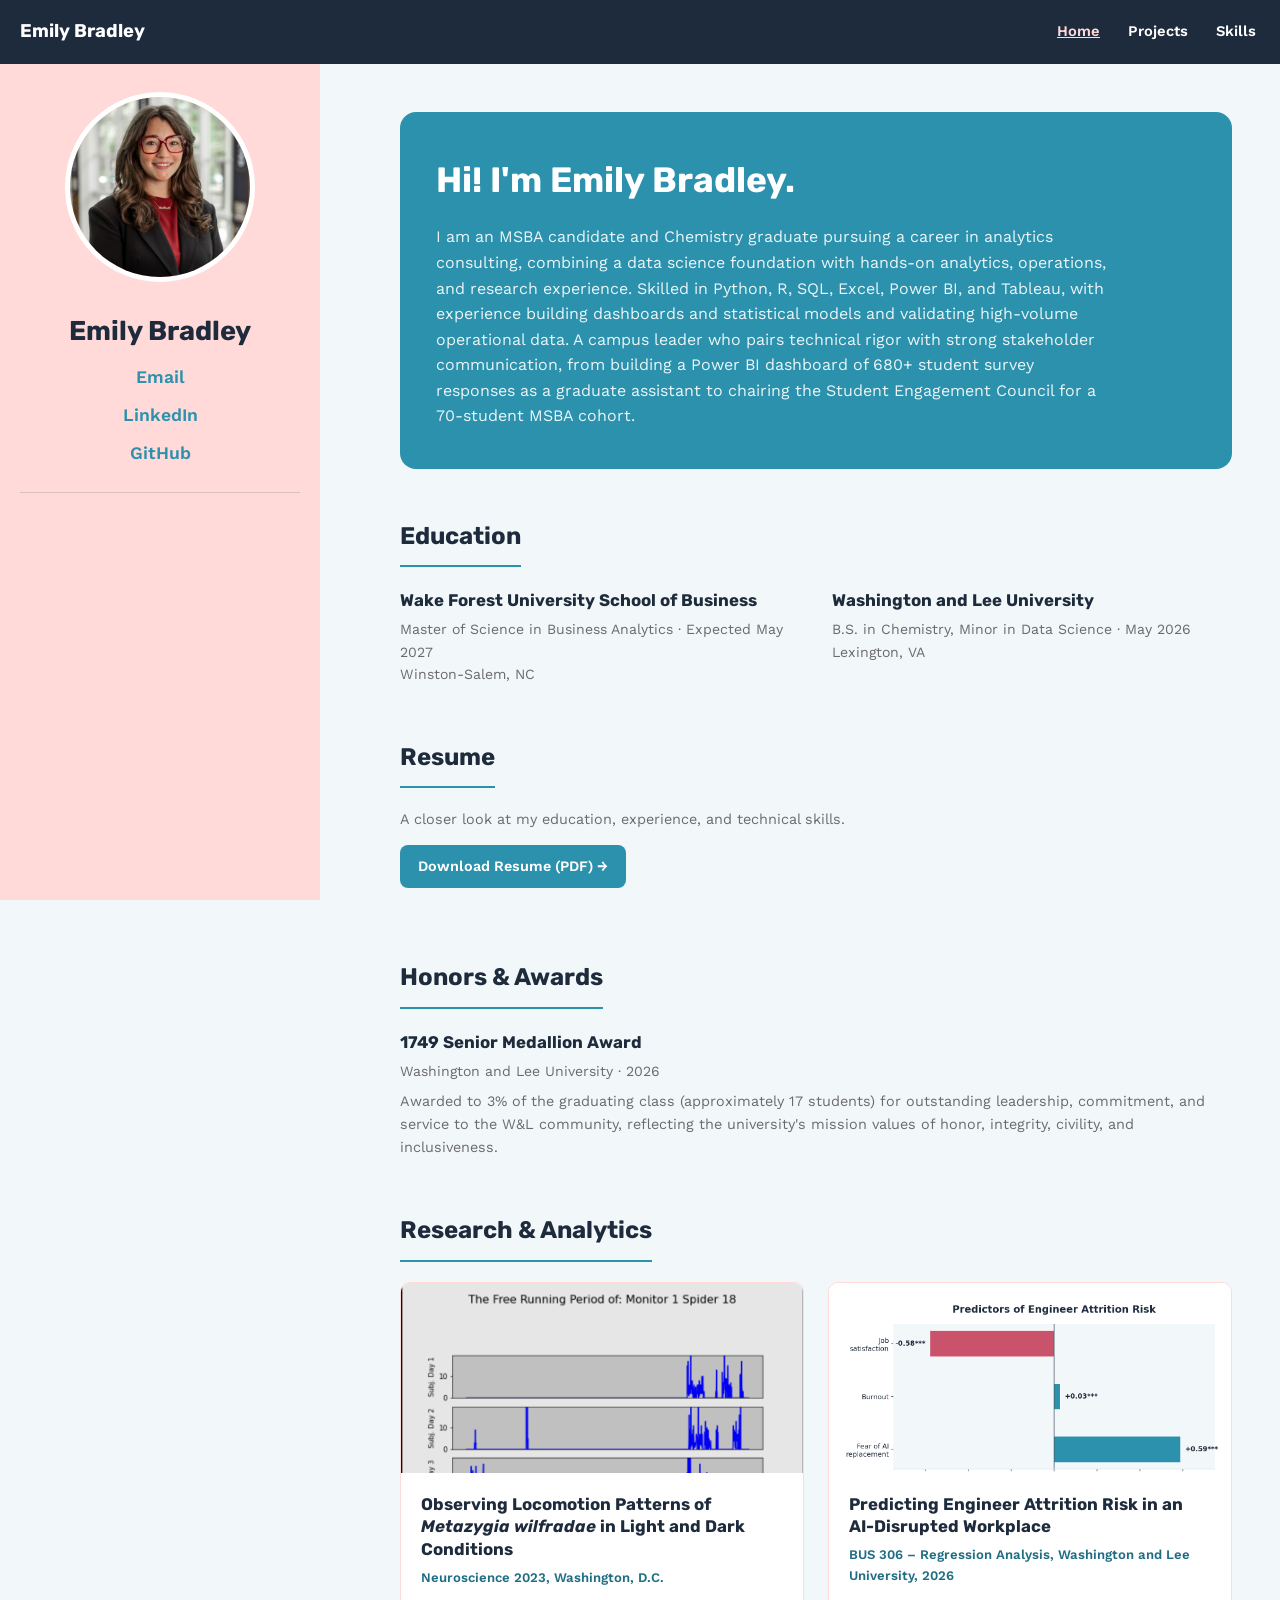
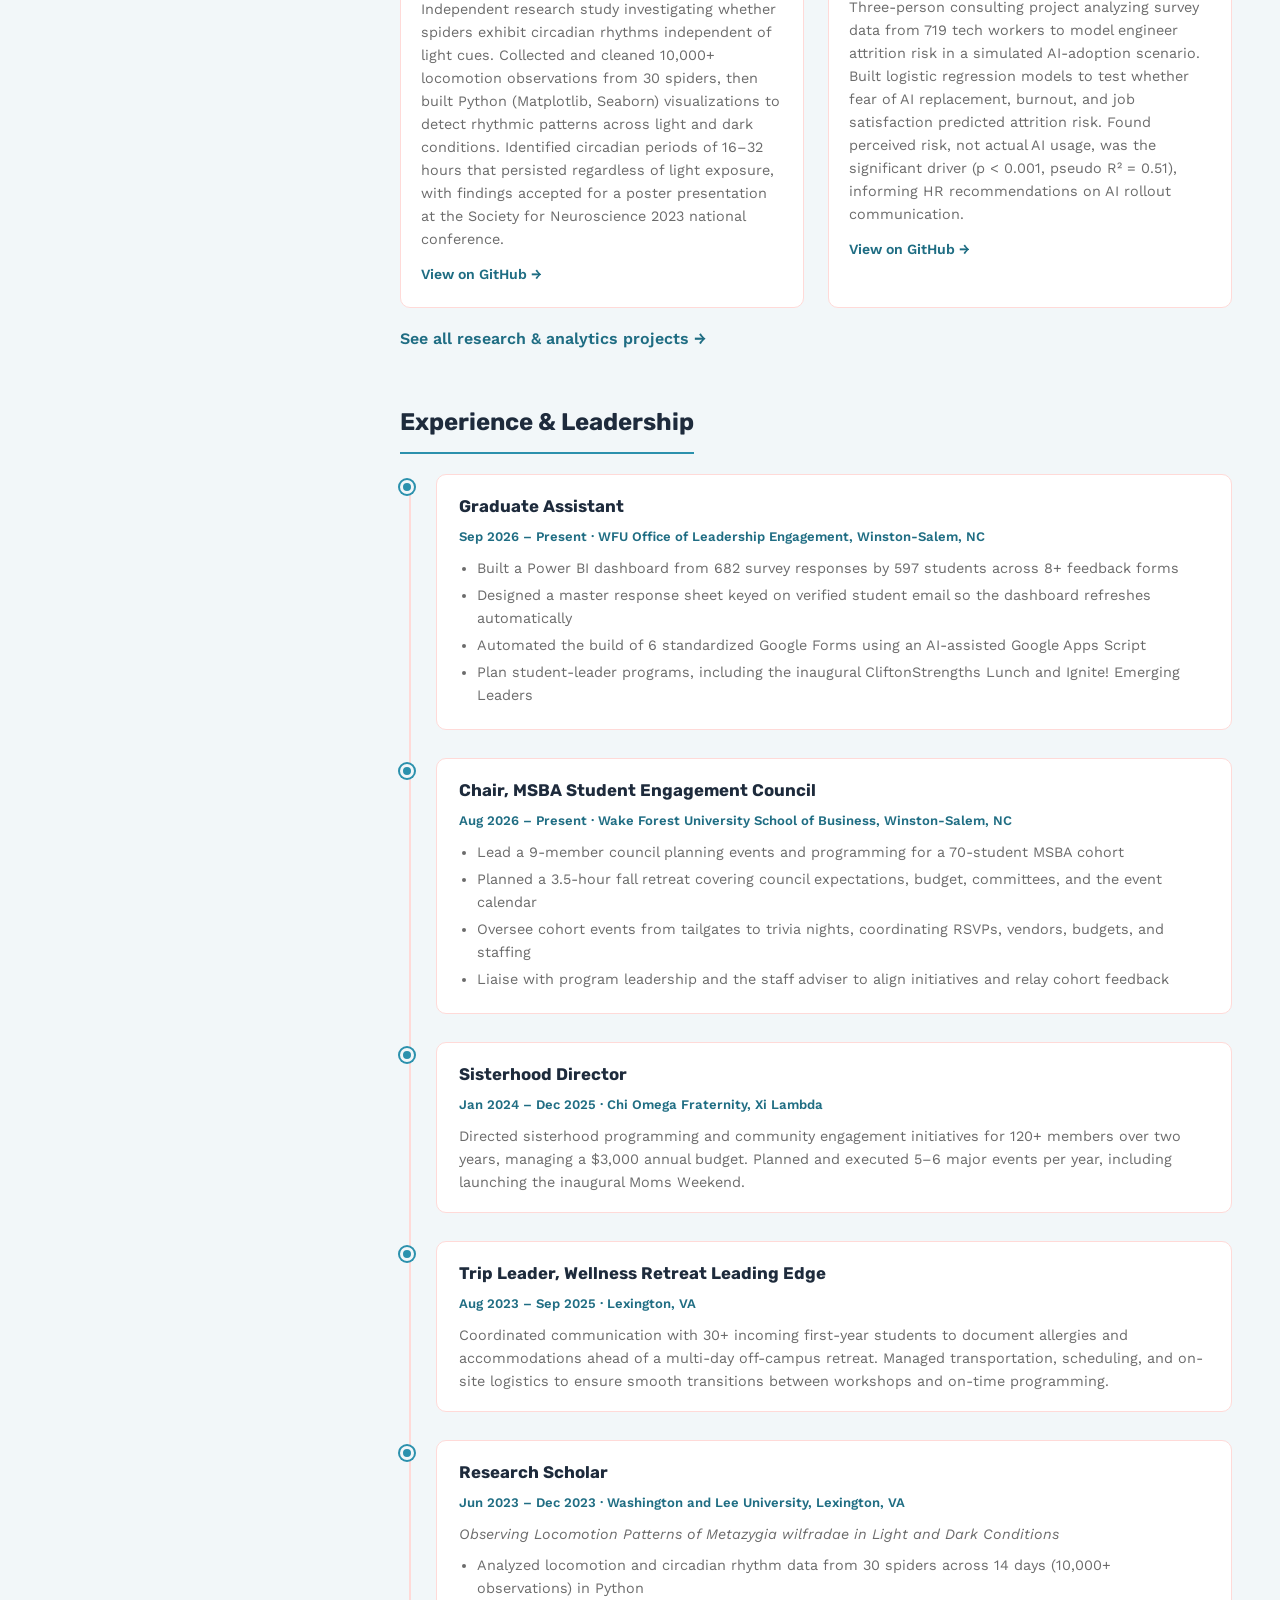
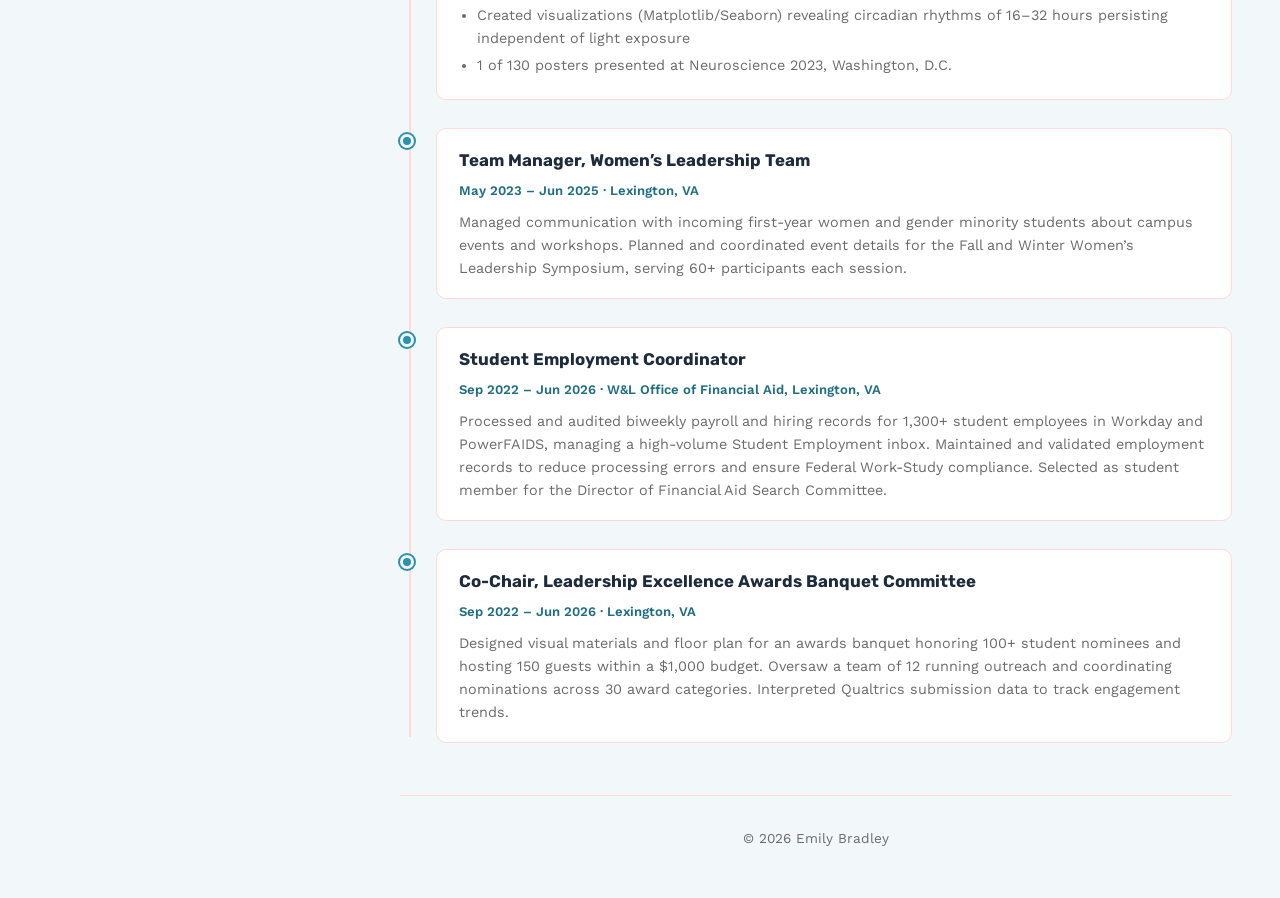
<file: index.html>
<!DOCTYPE html>
<html lang="en">
<head>
<meta charset="UTF-8">
<meta name="viewport" content="width=device-width, initial-scale=1.0">
<title>Emily Bradley | Business &amp; Data Analytics</title>
<meta name="description" content="I am an MSBA candidate pursuing a career in analytics consulting, with experience in Python, SQL, Power BI, Tableau, statistical modeling, and dashboard development.">
<link rel="preconnect" href="https://fonts.googleapis.com">
<link rel="preconnect" href="https://fonts.gstatic.com" crossorigin>
<link href="https://fonts.googleapis.com/css2?family=Work+Sans:wght@300;400;600;700&family=Rubik:wght@600;700&display=swap" rel="stylesheet">
<link rel="stylesheet" href="style.css?v=4">
</head>
<body>

<header class="topnav">
  <div class="topnav-inner">
    <a href="index.html" class="topnav-brand">Emily Bradley</a>
    <nav class="topnav-links">
      <a href="index.html" class="active">Home</a>
      <a href="projects.html">Projects</a>
      <a href="skills.html">Skills</a>
    </nav>
  </div>
</header>

<div class="page">

  <aside class="sidebar">
    <div class="author-box">
      <img src="headshot.jpg" alt="Emily Bradley" class="author-photo" id="headshot">
      <h2 class="author-name">Emily Bradley</h2>
      <ul class="author-social">
        <li><a href="mailto:brade26@wfu.edu">Email</a></li>
        <li><a href="https://linkedin.com/in/emilyvbradley" target="_blank" rel="noopener">LinkedIn</a></li>
        <li><a href="https://github.com/embrad03" target="_blank" rel="noopener">GitHub</a></li>
      </ul>
    </div>
  </aside>

  <main class="main">

    <section class="intro">
      <h1>Hi! I'm Emily Bradley.</h1>
      <p>I am an MSBA candidate and Chemistry graduate pursuing a career in analytics consulting, combining a data science foundation with hands-on analytics, operations, and research experience. Skilled in Python, R, SQL, Excel, Power BI, and Tableau, with experience building dashboards and statistical models and validating high-volume operational data. A campus leader who pairs technical rigor with strong stakeholder communication, from building a Power BI dashboard of 680+ student survey responses as a graduate assistant to chairing the Student Engagement Council for a 70-student MSBA cohort.</p>
    </section>

    <div class="split-row">
      <section id="education" class="archive-section">
        <h2 class="archive-heading">Education</h2>
        <div class="education">
          <div class="edu-item">
            <h3>Wake Forest University School of Business</h3>
            <p class="edu-meta">Master of Science in Business Analytics &middot; Expected May 2027</p>
            <p class="edu-meta">Winston-Salem, NC</p>
          </div>
          <div class="edu-item">
            <h3>Washington and Lee University</h3>
            <p class="edu-meta">B.S. in Chemistry, Minor in Data Science &middot; May 2026</p>
            <p class="edu-meta">Lexington, VA</p>
          </div>
        </div>
      </section>

    </div>

    <section id="resume" class="archive-section">
      <h2 class="archive-heading">Resume</h2>
      <p class="resume-intro">A closer look at my education, experience, and technical skills.</p>
      <a class="resume-download" href="resume.pdf" target="_blank" rel="noopener">Download Resume (PDF) &rarr;</a>
    </section>

    <section id="honors" class="archive-section">
      <h2 class="archive-heading">Honors &amp; Awards</h2>
      <div class="edu-item">
        <h3>1749 Senior Medallion Award</h3>
        <p class="edu-meta">Washington and Lee University &middot; 2026</p>
        <p class="card-excerpt" style="margin-top: 8px;">Awarded to 3% of the graduating class (approximately 17 students) for outstanding leadership, commitment, and service to the W&amp;L community, reflecting the university's mission values of honor, integrity, civility, and inclusiveness.</p>
      </div>
    </section>

    <section id="projects" class="archive-section">
      <h2 class="archive-heading">Research &amp; Analytics</h2>
      <div class="entries-grid">
        <article class="card">
          <img src="spider_raster.png" alt="Raster plot of spider locomotor activity showing the free-running circadian period" class="card-image">
          <div class="card-body">
            <h3>Observing Locomotion Patterns of <em>Metazygia wilfradae</em> in Light and Dark Conditions</h3>
            <p class="card-date">Neuroscience 2023, Washington, D.C.</p>
            <p class="card-excerpt">Independent research study investigating whether spiders exhibit circadian rhythms independent of light cues. Collected and cleaned 10,000+ locomotion observations from 30 spiders, then built Python (Matplotlib, Seaborn) visualizations to detect rhythmic patterns across light and dark conditions. Identified circadian periods of 16&ndash;32 hours that persisted regardless of light exposure, with findings accepted for a poster presentation at the Society for Neuroscience 2023 national conference.</p>
            <p class="card-link"><a href="https://github.com/embrad03/spider-circadian-rhythm-project/tree/main" target="_blank" rel="noopener">View on GitHub &rarr;</a></p>
          </div>
        </article>
        <article class="card">
          <img src="ai_attrition_coefficients.png" alt="Bar chart of logistic regression marginal effects showing fear of AI replacement, burnout, and job satisfaction as significant predictors of attrition risk" class="card-image">
          <div class="card-body">
            <h3>Predicting Engineer Attrition Risk in an AI-Disrupted Workplace</h3>
            <p class="card-date">BUS 306 &ndash; Regression Analysis, Washington and Lee University, 2026</p>
            <p class="card-excerpt">Three-person consulting project analyzing survey data from 719 tech workers to model engineer attrition risk in a simulated AI-adoption scenario. Built logistic regression models to test whether fear of AI replacement, burnout, and job satisfaction predicted attrition risk. Found perceived risk, not actual AI usage, was the significant driver (p &lt; 0.001, pseudo R&sup2; = 0.51), informing HR recommendations on AI rollout communication.</p>
            <p class="card-link"><a href="https://github.com/embrad03/ai-attrition-risk-analysis" target="_blank" rel="noopener">View on GitHub &rarr;</a></p>
          </div>
        </article>
      </div>
      <p class="see-more"><a href="projects.html">See all research &amp; analytics projects &rarr;</a></p>
    </section>

    <section id="experience" class="archive-section">
      <h2 class="archive-heading">Experience &amp; Leadership</h2>
      <div class="timeline">
        <div class="timeline-item">
          <div class="timeline-marker"></div>
          <div class="timeline-content">
            <h3>Graduate Assistant</h3>
            <p class="timeline-date">Sep 2026 &ndash; Present &middot; WFU Office of Leadership Engagement, Winston-Salem, NC</p>
            <ul class="timeline-list">
              <li>Built a Power BI dashboard from 682 survey responses by 597 students across 8+ feedback forms</li>
              <li>Designed a master response sheet keyed on verified student email so the dashboard refreshes automatically</li>
              <li>Automated the build of 6 standardized Google Forms using an AI-assisted Google Apps Script</li>
              <li>Plan student-leader programs, including the inaugural CliftonStrengths Lunch and Ignite! Emerging Leaders</li>
            </ul>
          </div>
        </div>
        <div class="timeline-item">
          <div class="timeline-marker"></div>
          <div class="timeline-content">
            <h3>Chair, MSBA Student Engagement Council</h3>
            <p class="timeline-date">Aug 2026 &ndash; Present &middot; Wake Forest University School of Business, Winston-Salem, NC</p>
            <ul class="timeline-list">
              <li>Lead a 9-member council planning events and programming for a 70-student MSBA cohort</li>
              <li>Planned a 3.5-hour fall retreat covering council expectations, budget, committees, and the event calendar</li>
              <li>Oversee cohort events from tailgates to trivia nights, coordinating RSVPs, vendors, budgets, and staffing</li>
              <li>Liaise with program leadership and the staff adviser to align initiatives and relay cohort feedback</li>
            </ul>
          </div>
        </div>
        <div class="timeline-item">
          <div class="timeline-marker"></div>
          <div class="timeline-content">
            <h3>Sisterhood Director</h3>
            <p class="timeline-date">Jan 2024 &ndash; Dec 2025 &middot; Chi Omega Fraternity, Xi Lambda</p>
            <p class="timeline-excerpt">Directed sisterhood programming and community engagement initiatives for 120+ members over two years, managing a $3,000 annual budget. Planned and executed 5&ndash;6 major events per year, including launching the inaugural Moms Weekend.</p>
          </div>
        </div>
        <div class="timeline-item">
          <div class="timeline-marker"></div>
          <div class="timeline-content">
            <h3>Trip Leader, Wellness Retreat Leading Edge</h3>
            <p class="timeline-date">Aug 2023 &ndash; Sep 2025 &middot; Lexington, VA</p>
            <p class="timeline-excerpt">Coordinated communication with 30+ incoming first-year students to document allergies and accommodations ahead of a multi-day off-campus retreat. Managed transportation, scheduling, and on-site logistics to ensure smooth transitions between workshops and on-time programming.</p>
          </div>
        </div>
        <div class="timeline-item">
          <div class="timeline-marker"></div>
          <div class="timeline-content">
            <h3>Research Scholar</h3>
            <p class="timeline-date">Jun 2023 &ndash; Dec 2023 &middot; Washington and Lee University, Lexington, VA</p>
            <p class="timeline-excerpt"><em>Observing Locomotion Patterns of Metazygia wilfradae in Light and Dark Conditions</em></p>
            <ul class="timeline-list">
              <li>Analyzed locomotion and circadian rhythm data from 30 spiders across 14 days (10,000+ observations) in Python</li>
              <li>Created visualizations (Matplotlib/Seaborn) revealing circadian rhythms of 16&ndash;32 hours persisting independent of light exposure</li>
              <li>1 of 130 posters presented at Neuroscience 2023, Washington, D.C.</li>
            </ul>
          </div>
        </div>
        <div class="timeline-item">
          <div class="timeline-marker"></div>
          <div class="timeline-content">
            <h3>Team Manager, Women&rsquo;s Leadership Team</h3>
            <p class="timeline-date">May 2023 &ndash; Jun 2025 &middot; Lexington, VA</p>
            <p class="timeline-excerpt">Managed communication with incoming first-year women and gender minority students about campus events and workshops. Planned and coordinated event details for the Fall and Winter Women&rsquo;s Leadership Symposium, serving 60+ participants each session.</p>
          </div>
        </div>
        <div class="timeline-item">
          <div class="timeline-marker"></div>
          <div class="timeline-content">
            <h3>Student Employment Coordinator</h3>
            <p class="timeline-date">Sep 2022 &ndash; Jun 2026 &middot; W&amp;L Office of Financial Aid, Lexington, VA</p>
            <p class="timeline-excerpt">Processed and audited biweekly payroll and hiring records for 1,300+ student employees in Workday and PowerFAIDS, managing a high-volume Student Employment inbox. Maintained and validated employment records to reduce processing errors and ensure Federal Work-Study compliance. Selected as student member for the Director of Financial Aid Search Committee.</p>
          </div>
        </div>
        <div class="timeline-item">
          <div class="timeline-marker"></div>
          <div class="timeline-content">
            <h3>Co-Chair, Leadership Excellence Awards Banquet Committee</h3>
            <p class="timeline-date">Sep 2022 &ndash; Jun 2026 &middot; Lexington, VA</p>
            <p class="timeline-excerpt">Designed visual materials and floor plan for an awards banquet honoring 100+ student nominees and hosting 150 guests within a $1,000 budget. Oversaw a team of 12 running outreach and coordinating nominations across 30 award categories. Interpreted Qualtrics submission data to track engagement trends.</p>
          </div>
        </div>
      </div>
    </section>

    <footer class="footer">
      <p>&copy; 2026 Emily Bradley</p>
    </footer>

  </main>

</div>

</body>
</html>
</file>
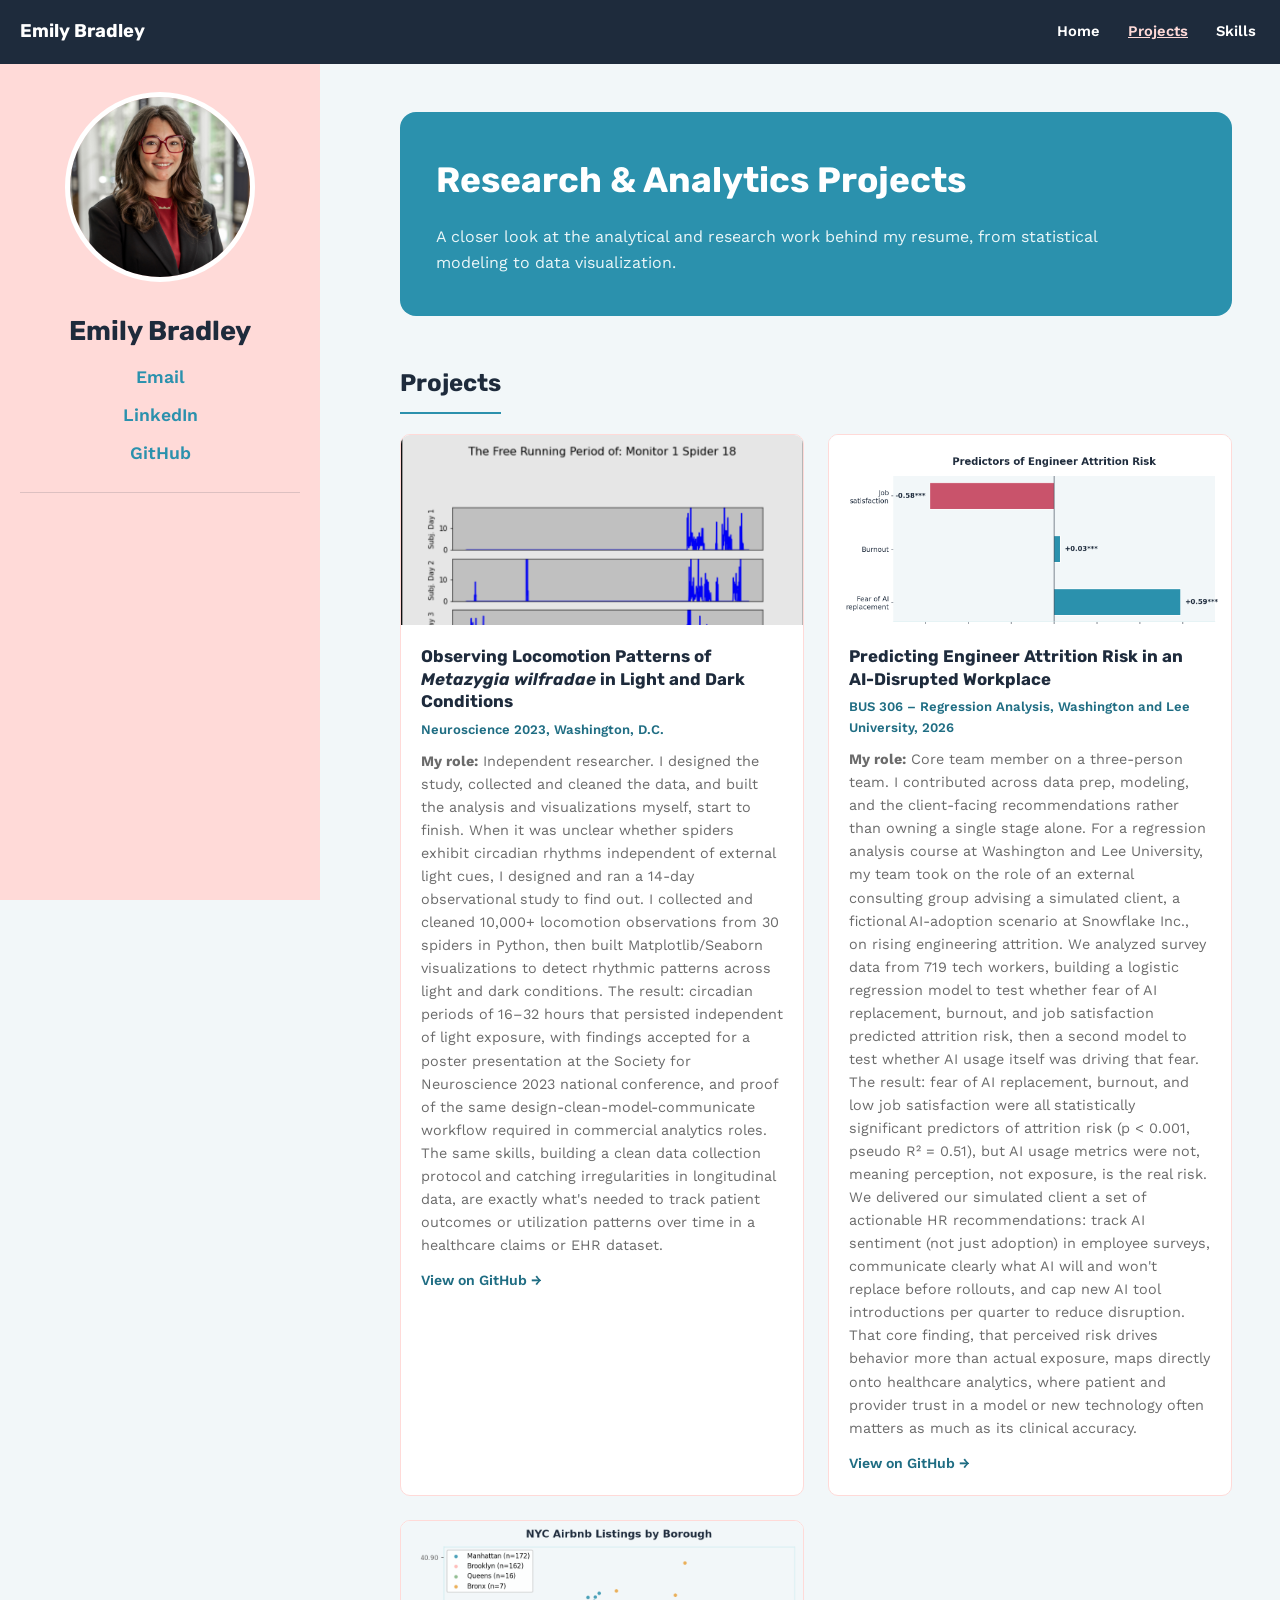
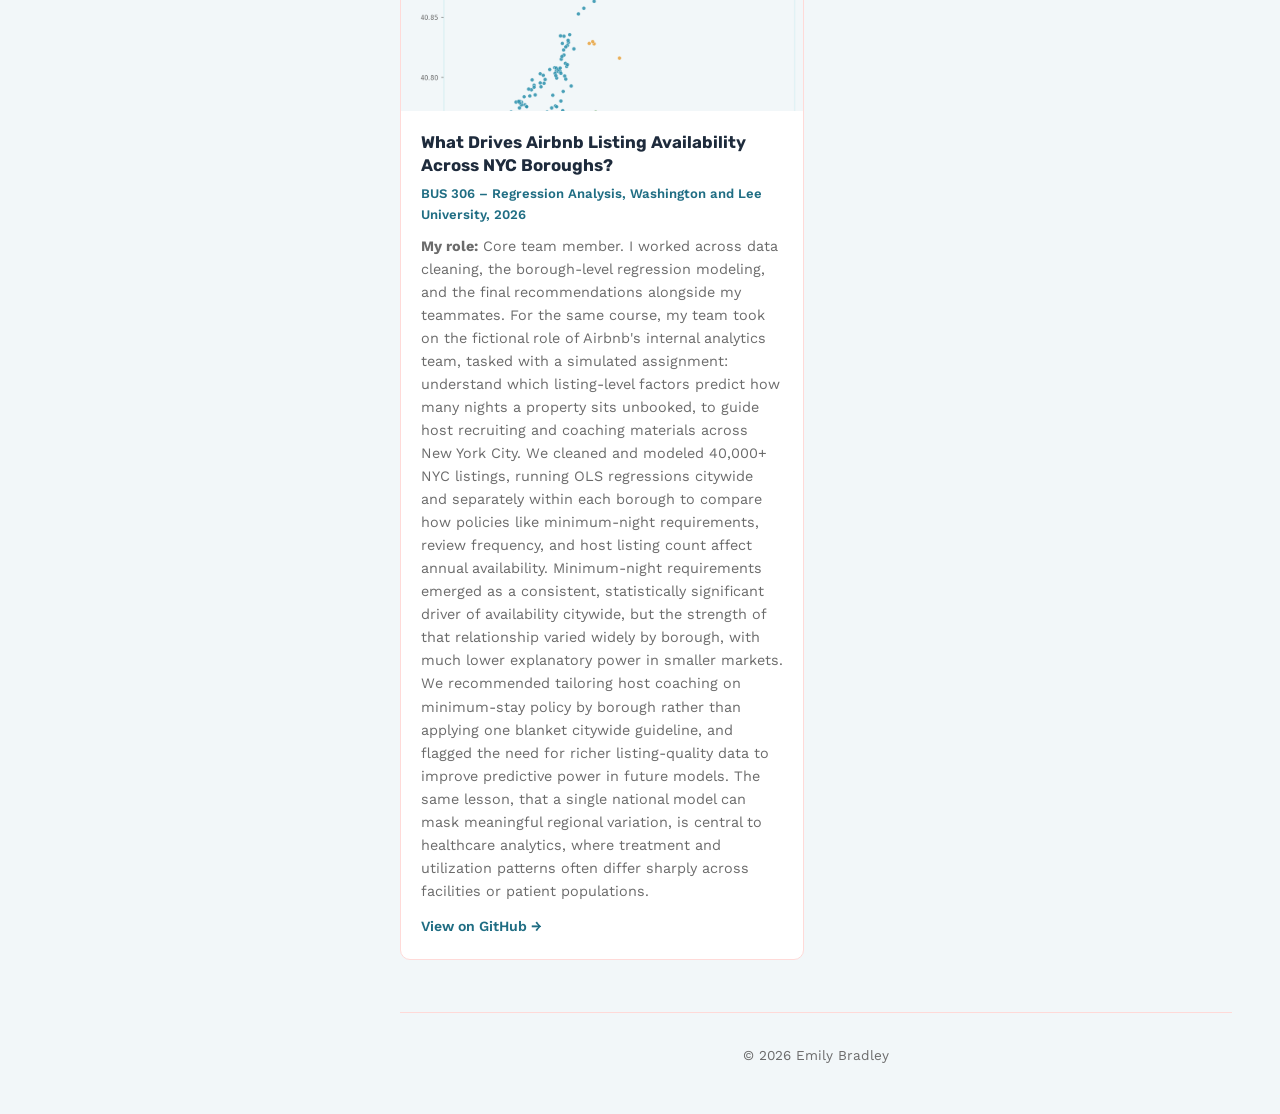
<file: projects.html>
<!DOCTYPE html>
<html lang="en">
<head>
<meta charset="UTF-8">
<meta name="viewport" content="width=device-width, initial-scale=1.0">
<title>Projects | Emily Bradley</title>
<meta name="description" content="Research and analytics projects by Emily Bradley.">
<link rel="preconnect" href="https://fonts.googleapis.com">
<link rel="preconnect" href="https://fonts.gstatic.com" crossorigin>
<link href="https://fonts.googleapis.com/css2?family=Work+Sans:wght@300;400;600;700&family=Rubik:wght@600;700&display=swap" rel="stylesheet">
<link rel="stylesheet" href="style.css?v=2">
</head>
<body>

<header class="topnav">
  <div class="topnav-inner">
    <a href="index.html" class="topnav-brand">Emily Bradley</a>
    <nav class="topnav-links">
      <a href="index.html">Home</a>
      <a href="projects.html" class="active">Projects</a>
      <a href="skills.html">Skills</a>
    </nav>
  </div>
</header>

<div class="page">

<aside class="sidebar">
<div class="author-box">
<img src="headshot.jpg" alt="Emily Bradley" class="author-photo" id="headshot">
<h2 class="author-name">Emily Bradley</h2>
<ul class="author-social">
<li><a href="mailto:brade26@wfu.edu">Email</a></li>
<li><a href="https://linkedin.com/in/emilyvbradley" target="_blank" rel="noopener">LinkedIn</a></li>
<li><a href="https://github.com/embrad03" target="_blank" rel="noopener">GitHub</a></li>
</ul>
</div>
</aside>

<main class="main">

<section class="intro">
<h1>Research &amp; Analytics Projects</h1>
<p>A closer look at the analytical and research work behind my resume, from statistical modeling to data visualization.</p>
</section>

<section id="projects" class="archive-section">
<h2 class="archive-heading">Projects</h2>
<div class="entries-grid">
<article class="card">
<img src="spider_raster.png" alt="Raster plot of spider locomotor activity showing the free-running circadian period" class="card-image">
<div class="card-body">
<h3>Observing Locomotion Patterns of <em>Metazygia wilfradae</em> in Light and Dark Conditions</h3>
<p class="card-date">Neuroscience 2023, Washington, D.C.</p>
<p class="card-excerpt"><strong>My role:</strong> Independent researcher. I designed the study, collected and cleaned the data, and built the analysis and visualizations myself, start to finish. When it was unclear whether spiders exhibit circadian rhythms independent of external light cues, I designed and ran a 14-day observational study to find out. I collected and cleaned 10,000+ locomotion observations from 30 spiders in Python, then built Matplotlib/Seaborn visualizations to detect rhythmic patterns across light and dark conditions. The result: circadian periods of 16&ndash;32 hours that persisted independent of light exposure, with findings accepted for a poster presentation at the Society for Neuroscience 2023 national conference, and proof of the same design-clean-model-communicate workflow required in commercial analytics roles. The same skills, building a clean data collection protocol and catching irregularities in longitudinal data, are exactly what's needed to track patient outcomes or utilization patterns over time in a healthcare claims or EHR dataset.</p>
<p class="card-link"><a href="https://github.com/embrad03/spider-circadian-rhythm-project/tree/main" target="_blank" rel="noopener">View on GitHub &rarr;</a></p>
</div>
</article>
<article class="card">
<img src="ai_attrition_coefficients.png" alt="Bar chart of logistic regression marginal effects showing fear of AI replacement, burnout, and job satisfaction as significant predictors of attrition risk" class="card-image">
<div class="card-body">
<h3>Predicting Engineer Attrition Risk in an AI-Disrupted Workplace</h3>
<p class="card-date">BUS 306 &ndash; Regression Analysis, Washington and Lee University, 2026</p>
<p class="card-excerpt"><strong>My role:</strong> Core team member on a three-person team. I contributed across data prep, modeling, and the client-facing recommendations rather than owning a single stage alone. For a regression analysis course at Washington and Lee University, my team took on the role of an external consulting group advising a simulated client, a fictional AI-adoption scenario at Snowflake Inc., on rising engineering attrition. We analyzed survey data from 719 tech workers, building a logistic regression model to test whether fear of AI replacement, burnout, and job satisfaction predicted attrition risk, then a second model to test whether AI usage itself was driving that fear. The result: fear of AI replacement, burnout, and low job satisfaction were all statistically significant predictors of attrition risk (p &lt; 0.001, pseudo R&sup2; = 0.51), but AI usage metrics were not, meaning perception, not exposure, is the real risk. We delivered our simulated client a set of actionable HR recommendations: track AI sentiment (not just adoption) in employee surveys, communicate clearly what AI will and won't replace before rollouts, and cap new AI tool introductions per quarter to reduce disruption. That core finding, that perceived risk drives behavior more than actual exposure, maps directly onto healthcare analytics, where patient and provider trust in a model or new technology often matters as much as its clinical accuracy.</p>
<p class="card-link"><a href="https://github.com/embrad03/ai-attrition-risk-analysis" target="_blank" rel="noopener">View on GitHub &rarr;</a></p>
</div>
</article>
<article class="card">
<img src="airbnb_borough_map.png" alt="Scatter map of NYC Airbnb listings colored by borough" class="card-image">
<div class="card-body">
<h3>What Drives Airbnb Listing Availability Across NYC Boroughs?</h3>
<p class="card-date">BUS 306 &ndash; Regression Analysis, Washington and Lee University, 2026</p>
<p class="card-excerpt"><strong>My role:</strong> Core team member. I worked across data cleaning, the borough-level regression modeling, and the final recommendations alongside my teammates. For the same course, my team took on the fictional role of Airbnb's internal analytics team, tasked with a simulated assignment: understand which listing-level factors predict how many nights a property sits unbooked, to guide host recruiting and coaching materials across New York City. We cleaned and modeled 40,000+ NYC listings, running OLS regressions citywide and separately within each borough to compare how policies like minimum-night requirements, review frequency, and host listing count affect annual availability. Minimum-night requirements emerged as a consistent, statistically significant driver of availability citywide, but the strength of that relationship varied widely by borough, with much lower explanatory power in smaller markets. We recommended tailoring host coaching on minimum-stay policy by borough rather than applying one blanket citywide guideline, and flagged the need for richer listing-quality data to improve predictive power in future models. The same lesson, that a single national model can mask meaningful regional variation, is central to healthcare analytics, where treatment and utilization patterns often differ sharply across facilities or patient populations.</p>
<p class="card-link"><a href="https://github.com/embrad03/airbnb-nyc-availability-analysis" target="_blank" rel="noopener">View on GitHub &rarr;</a></p>
</div>
</article>
</div>
</section>

<footer class="footer">
<p>&copy; 2026 Emily Bradley</p>
</footer>

</main>

</div>

</body>
</html>
</file>
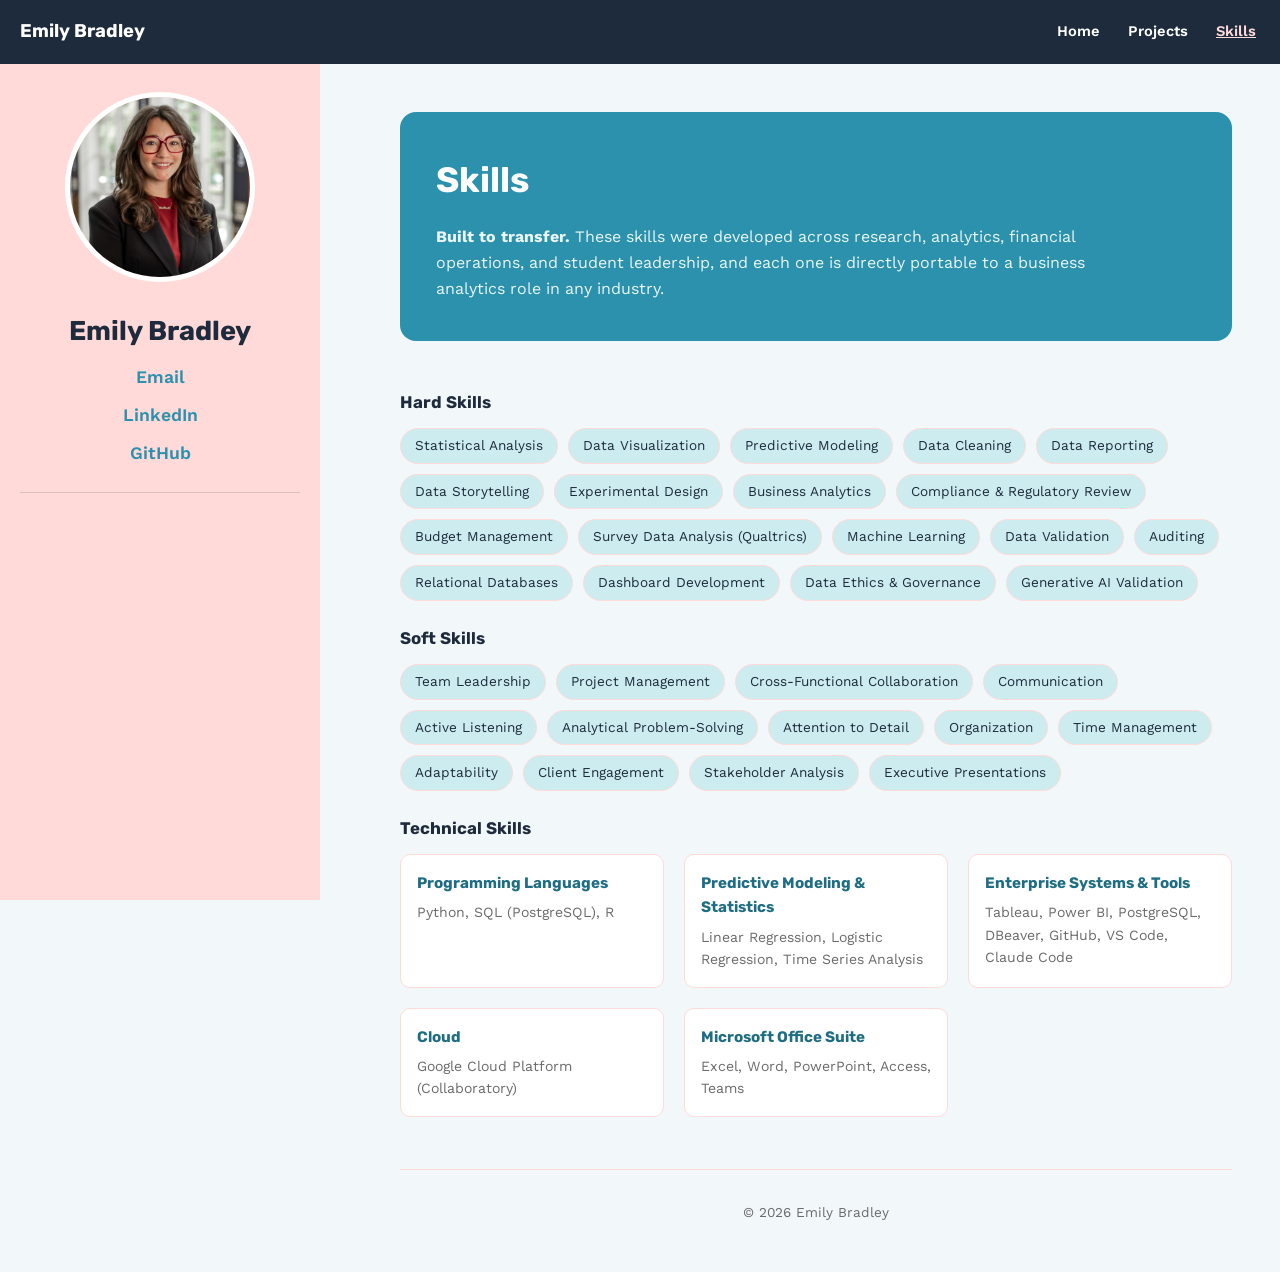
<file: skills.html>
<!DOCTYPE html>
<html lang="en">
<head>
<meta charset="UTF-8">
<meta name="viewport" content="width=device-width, initial-scale=1.0">
<title>Skills | Emily Bradley</title>
<meta name="description" content="Areas of expertise and technical skills for Emily Bradley, MSBA candidate at Wake Forest University.">
<link rel="preconnect" href="https://fonts.googleapis.com">
<link rel="preconnect" href="https://fonts.gstatic.com" crossorigin>
<link href="https://fonts.googleapis.com/css2?family=Work+Sans:wght@300;400;600;700&family=Rubik:wght@600;700&display=swap" rel="stylesheet">
<link rel="stylesheet" href="style.css?v=2">
</head>
<body>

<header class="topnav">
  <div class="topnav-inner">
    <a href="index.html" class="topnav-brand">Emily Bradley</a>
    <nav class="topnav-links">
      <a href="index.html">Home</a>
      <a href="projects.html">Projects</a>
      <a href="skills.html" class="active">Skills</a>
    </nav>
  </div>
</header>

<div class="page">

<aside class="sidebar">
<div class="author-box">
<img src="headshot.jpg" alt="Emily Bradley" class="author-photo" id="headshot">
<h2 class="author-name">Emily Bradley</h2>
<ul class="author-social">
<li><a href="mailto:brade26@wfu.edu">Email</a></li>
<li><a href="https://linkedin.com/in/emilyvbradley" target="_blank" rel="noopener">LinkedIn</a></li>
<li><a href="https://github.com/embrad03" target="_blank" rel="noopener">GitHub</a></li>
</ul>
</div>
</aside>

<main class="main">

<section class="intro">
<h1>Skills</h1>
<p><strong>Built to transfer.</strong> These skills were developed across research, analytics, financial operations, and student leadership, and each one is directly portable to a business analytics role in any industry.</p>
</section>

<section id="skills" class="archive-section">
<h3 class="skills-subhead">Hard Skills</h3>
<div class="tag-list">
<span>Statistical Analysis</span><span>Data Visualization</span><span>Predictive Modeling</span>
<span>Data Cleaning</span><span>Data Reporting</span><span>Data Storytelling</span>
<span>Experimental Design</span><span>Business Analytics</span><span>Compliance &amp; Regulatory Review</span>
<span>Budget Management</span><span>Survey Data Analysis (Qualtrics)</span>
<span>Machine Learning</span><span>Data Validation</span><span>Auditing</span>
<span>Relational Databases</span><span>Dashboard Development</span><span>Data Ethics &amp; Governance</span>
<span>Generative AI Validation</span>
</div>

<h3 class="skills-subhead">Soft Skills</h3>
<div class="tag-list">
<span>Team Leadership</span><span>Project Management</span><span>Cross-Functional Collaboration</span>
<span>Communication</span><span>Active Listening</span><span>Analytical Problem-Solving</span>
<span>Attention to Detail</span><span>Organization</span><span>Time Management</span><span>Adaptability</span>
<span>Client Engagement</span><span>Stakeholder Analysis</span><span>Executive Presentations</span>
</div>

<h3 class="skills-subhead">Technical Skills</h3>
<div class="tech-grid">
<div class="tech-item">
<h4>Programming Languages</h4>
<p>Python, SQL (PostgreSQL), R</p>
</div>
<div class="tech-item">
<h4>Predictive Modeling &amp; Statistics</h4>
<p>Linear Regression, Logistic Regression, Time Series Analysis</p>
</div>
<div class="tech-item">
<h4>Enterprise Systems &amp; Tools</h4>
<p>Tableau, Power BI, PostgreSQL, DBeaver, GitHub, VS Code, Claude Code</p>
</div>
<div class="tech-item">
<h4>Cloud</h4>
<p>Google Cloud Platform (Collaboratory)</p>
</div>
<div class="tech-item">
<h4>Microsoft Office Suite</h4>
<p>Excel, Word, PowerPoint, Access, Teams</p>
</div>
</div>
</section>

<footer class="footer">
<p>&copy; 2026 Emily Bradley</p>
</footer>

</main>

</div>

</body>
</html>
</file>
<file: style.css>
:root {
  --navy: #1e2b3c;
  --teal: #2b91ad;
  --teal-dark: #1f6d83;
  --pink: #ffdad8;
  --periwinkle: #d3ddea;
  --cream: #f2f7f9;
  --gray: #cdecef;
  --text: #2b2b2b;
  --muted: #6b6b6b;
  --border: #ffdad8;
  --topnav-h: 64px;
  --sidebar-w: 320px;
}

* { box-sizing: border-box; margin: 0; padding: 0; }

body {
  font-family: 'Work Sans', sans-serif;
  color: var(--text);
  background: var(--cream);
  line-height: 1.6;
}

h1, h2, h3, h4 { font-family: 'Rubik', sans-serif; color: var(--navy); }
a { color: var(--teal); text-decoration: none; }
a:hover { color: var(--teal-dark); }

/* Top banner nav */
.topnav {
  background: var(--navy);
  position: sticky;
  top: 0;
  z-index: 50;
}
.topnav-inner {
  width: 100%;
  height: var(--topnav-h);
  padding: 0 24px 0 20px;
  display: flex;
  align-items: center;
  justify-content: space-between;
  flex-wrap: wrap;
  gap: 12px;
}
.topnav-brand { color: #fff; font-family: 'Rubik', sans-serif; font-weight: 700; font-size: 1.15rem; }
.topnav-brand:hover { color: var(--pink); }
.topnav-links { display: flex; gap: 28px; }
.topnav-links a { color: #fff; font-weight: 600; font-size: 0.92rem; }
.topnav-links a:hover { color: var(--pink); }
.topnav-links a.active { color: var(--pink); text-decoration: underline; }

.page {
  max-width: 1600px;
  margin: 0 auto;
  padding: 48px 48px;
  padding-left: calc(var(--sidebar-w) + 56px + 24px);
}

/* Sidebar */
.sidebar {
  position: fixed;
  top: var(--topnav-h);
  left: 0;
  bottom: 0;
  width: var(--sidebar-w);
  overflow-y: auto;
  background: var(--pink);
  border-radius: 0;
  padding: 28px 20px;
  z-index: 40;
}
.author-box {
  text-align: center;
  padding-bottom: 24px;
  border-bottom: 1px solid rgba(30, 43, 60, 0.15);
  margin-bottom: 20px;
}
.author-photo {
  width: 190px;
  height: 190px;
  border-radius: 50%;
  object-fit: cover;
  object-position: 40% center;
  border: 5px solid #fff;
  margin-bottom: 20px;
}
.author-name { font-size: 1.7rem; margin-bottom: 10px; }
.author-bio { color: var(--muted); font-size: 1rem; margin-bottom: 16px; }
.author-social { list-style: none; display: flex; flex-direction: column; gap: 10px; }
.author-social a { font-weight: 600; font-size: 1.1rem; }

.see-more { margin-top: 18px; }
.see-more a { font-weight: 600; color: var(--teal-dark); }

/* Video */
.video-placeholder {
  background: #fff;
  border: 1px dashed var(--border);
  border-radius: 10px;
  padding: 60px 20px;
  text-align: center;
  color: var(--muted);
  font-size: 0.95rem;
}
.intro-video {
  width: 100%;
  display: block;
  border-radius: 10px;
  border: 1px solid var(--border);
  background: #000;
}

/* Resume */
.resume-intro { color: var(--muted); font-size: 0.9rem; margin-bottom: 14px; }
.resume-download {
  display: inline-block;
  background: var(--teal);
  color: #fff;
  font-weight: 600;
  font-size: 0.9rem;
  padding: 10px 18px;
  border-radius: 8px;
  margin-bottom: 18px;
}
.resume-download:hover { background: var(--teal-dark); color: #fff; }
.resume-embed {
  border: 1px solid var(--border);
  border-radius: 10px;
  overflow: hidden;
}
.resume-embed embed { display: block; border: none; }

/* Main */
.main { min-width: 0; }

.intro {
  margin-bottom: 48px;
  background: var(--teal);
  border-radius: 16px;
  padding: 40px 36px;
}
.intro h1 { font-size: 2.2rem; margin-bottom: 16px; color: #fff; }
.intro p { color: #eaf6f8; max-width: 680px; }

.archive-section { margin-bottom: 52px; }

.split-row { display: flex; gap: 32px; margin-bottom: 52px; flex-wrap: wrap; }
.split-row .archive-section { flex: 1; min-width: 280px; margin-bottom: 0; }
.split-row .video-placeholder { height: 100%; display: flex; align-items: center; justify-content: center; }
.archive-heading {
  font-size: 1.5rem;
  margin-bottom: 20px;
  padding-bottom: 10px;
  border-bottom: 2px solid var(--teal);
  display: inline-block;
}

.entries-grid {
  display: grid;
  grid-template-columns: repeat(auto-fill, minmax(320px, 1fr));
  gap: 24px;
}

.card {
  background: #fff;
  border: 1px solid var(--border);
  border-radius: 10px;
  overflow: hidden;
  transition: box-shadow 0.2s ease, transform 0.2s ease;
}
.card:hover { box-shadow: 0 6px 18px rgba(0,0,0,0.08); transform: translateY(-2px); }
.card-image { width: 100%; height: 190px; object-fit: cover; object-position: top; background: var(--cream); display: block; }
.card-body { padding: 20px; }
.card-body h3 { font-size: 1.05rem; margin-bottom: 6px; line-height: 1.35; }
.card-date { color: var(--teal-dark); font-size: 0.82rem; font-weight: 600; margin-bottom: 10px; }
.card-excerpt { color: var(--muted); font-size: 0.9rem; }
.card-link { margin-top: 10px; }
.card-link a { font-weight: 600; font-size: 0.88rem; color: var(--teal-dark); }

/* Timeline */
.timeline { position: relative; padding-left: 36px; }
.timeline::before {
  content: '';
  position: absolute;
  left: 9px;
  top: 6px;
  bottom: 6px;
  width: 2px;
  background: var(--border);
}
.timeline-item { position: relative; padding-bottom: 28px; }
.timeline-item:last-child { padding-bottom: 0; }
.timeline-marker {
  position: absolute;
  left: -36px;
  top: 6px;
  width: 14px;
  height: 14px;
  border-radius: 50%;
  background: var(--teal);
  border: 3px solid var(--cream);
  box-shadow: 0 0 0 2px var(--teal);
}
.timeline-content {
  background: #fff;
  border: 1px solid var(--border);
  border-radius: 10px;
  padding: 18px 22px;
}
.timeline-content h3 { font-size: 1.05rem; margin-bottom: 6px; }
.timeline-date { color: var(--teal-dark); font-size: 0.82rem; font-weight: 600; margin-bottom: 10px; }
.timeline-excerpt { color: var(--muted); font-size: 0.9rem; }
.timeline-list { margin: 8px 0 0; padding-left: 18px; color: var(--muted); font-size: 0.9rem; }
.timeline-list li { margin-bottom: 4px; }

/* Skills */
.skills-subhead { margin: 24px 0 12px; font-size: 1.05rem; }
.tag-list { display: flex; flex-wrap: wrap; gap: 10px; margin-bottom: 8px; }
.tag-list span {
  background: var(--gray);
  border: 1px solid var(--border);
  padding: 6px 14px;
  border-radius: 20px;
  font-size: 0.85rem;
  color: var(--navy);
}
.tech-grid { display: grid; grid-template-columns: repeat(auto-fit, minmax(260px, 1fr)); gap: 20px; }
.tech-item { background: #fff; border: 1px solid var(--border); border-radius: 10px; padding: 16px; }
.tech-item h4 { font-size: 0.95rem; margin-bottom: 6px; color: var(--teal-dark); }
.tech-item p { color: var(--muted); font-size: 0.88rem; }

/* Education */
.education { display: flex; gap: 32px; flex-wrap: wrap; }
.edu-item { flex: 1; min-width: 240px; }
.edu-item h3 { font-size: 1.05rem; margin-bottom: 4px; }
.edu-meta { color: var(--muted); font-size: 0.88rem; }

.footer { text-align: center; padding: 32px 0 0; color: var(--muted); font-size: 0.85rem; border-top: 1px solid var(--border); }

@media (max-width: 800px) {
  .page { padding-left: 24px; }
  .sidebar {
    position: static;
    width: auto;
    height: auto;
    margin-bottom: 32px;
  }
  .author-social { flex-direction: row; justify-content: center; flex-wrap: wrap; }
  .topnav-inner { justify-content: center; text-align: center; }
  .resume-embed embed { height: 500px; }
}
</file>
